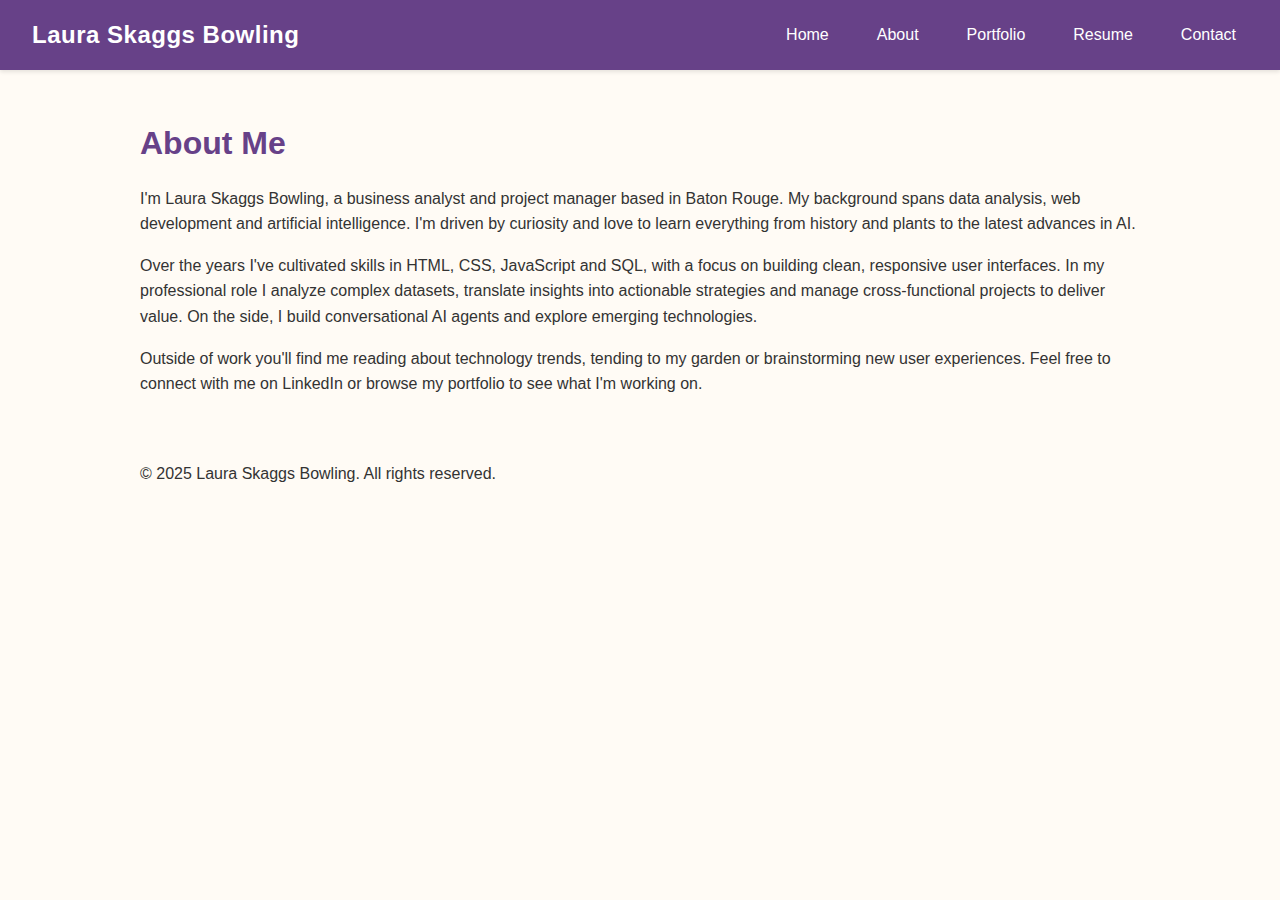
<file: about.html>
<!DOCTYPE html>
<html lang="en">
  <head>
    <meta charset="UTF-8" />
    <meta name="viewport" content="width=device-width, initial-scale=1.0" />
    <title>About | Laura Skaggs Bowling</title>
    <link rel="stylesheet" href="style.css" />
  </head>
  <body>
    <!-- Navigation bar replicated across pages -->
    <nav class="navbar">
      <div class="logo">Laura Skaggs Bowling</div>
      <ul class="nav-links">
        <li><a href="index.html">Home</a></li>
        <li><a href="about.html">About</a></li>
        <li><a href="portfolio.html">Portfolio</a></li>
        <li><a href="resume.html">Resume</a></li>
        <li><a href="contact.html">Contact</a></li>
      </ul>
    </nav>

    <main class="container">
      <h1>About Me</h1>
      <p>
        I'm Laura Skaggs Bowling, a business analyst and project manager based in
        Baton Rouge. My background spans data analysis, web development and
        artificial intelligence. I'm driven by curiosity and love to learn
        everything from history and plants to the latest advances in AI.
      </p>
      <p>
        Over the years I've cultivated skills in HTML, CSS, JavaScript and SQL,
        with a focus on building clean, responsive user interfaces. In my
        professional role I analyze complex datasets, translate insights into
        actionable strategies and manage cross‑functional projects to deliver
        value. On the side, I build conversational AI agents and explore
        emerging technologies.
      </p>
      <p>
        Outside of work you'll find me reading about technology trends, tending
        to my garden or brainstorming new user experiences. Feel free to
        connect with me on LinkedIn or browse my portfolio to see what I'm
        working on.
      </p>
    </main>

    <!-- Footer -->
    <footer class="footer">
      <div class="container">
        <p>&copy; 2025 Laura Skaggs Bowling. All rights reserved.</p>
      </div>
    </footer>
  </body>
</html>
</file>
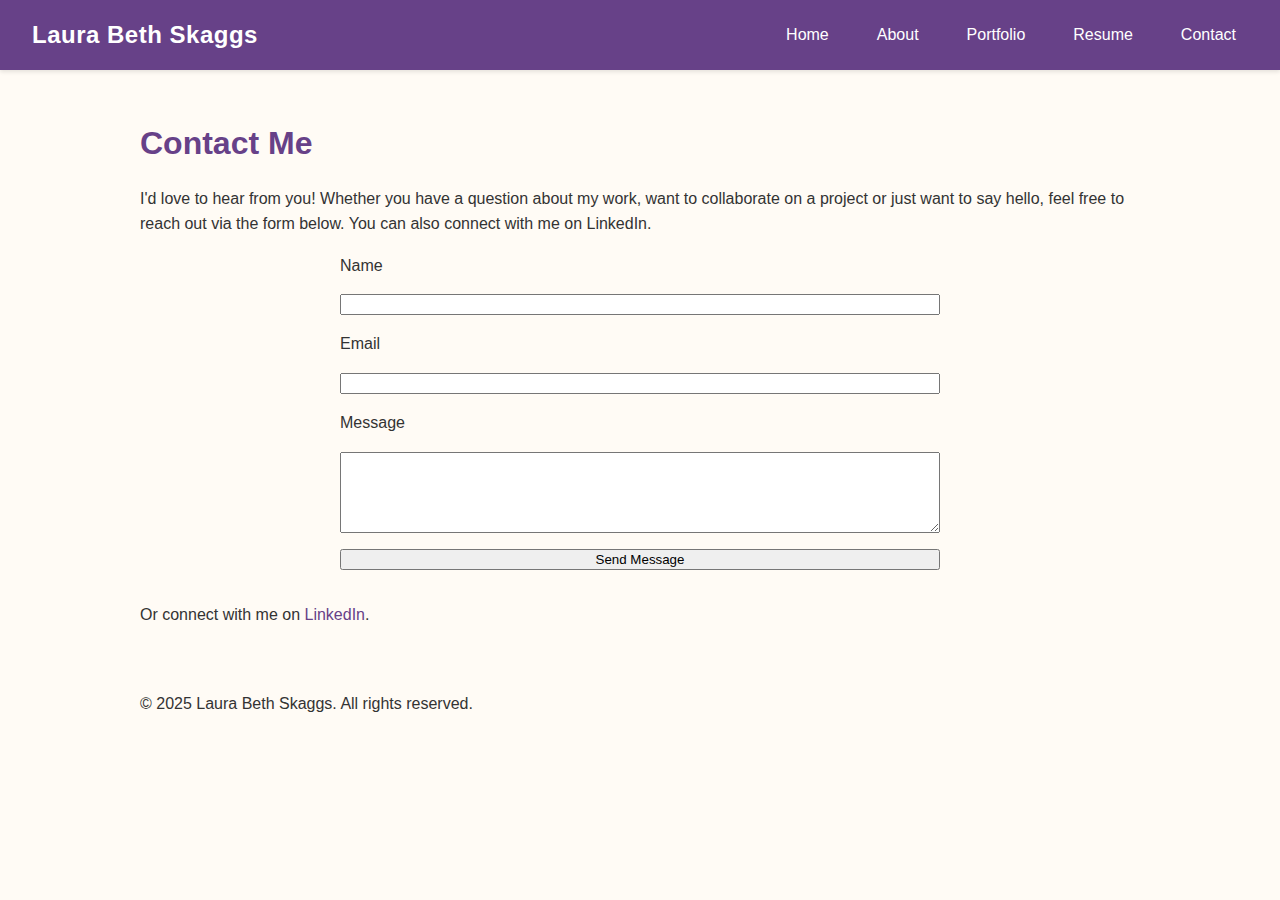
<file: contact.html>
<!DOCTYPE html>
<html lang="en">
  <head>
    <meta charset="UTF-8" />
    <meta name="viewport" content="width=device-width, initial-scale=1.0" />
    <title>Contact | Laura Beth Skaggs</title>
    <link rel="stylesheet" href="style.css" />
  </head>
  <body>
    <!-- Navigation bar -->
    <nav class="navbar">
      <div class="logo">Laura Beth Skaggs</div>
      <ul class="nav-links">
        <li><a href="index.html">Home</a></li>
        <li><a href="about.html">About</a></li>
        <li><a href="portfolio.html">Portfolio</a></li>
        <li><a href="resume.html">Resume</a></li>
        <li><a href="contact.html">Contact</a></li>
      </ul>
    </nav>

    <main class="container">
      <h1>Contact Me</h1>
      <p>
        I'd love to hear from you! Whether you have a question about my work,
        want to collaborate on a project or just want to say hello, feel free
        to reach out via the form below. You can also connect with me on
        LinkedIn.
      </p>

      <form
        class="contact-form"
        action="mailto:your.email@example.com"
        method="post"
        enctype="text/plain"
      >
        <label for="name">Name</label>
        <input type="text" id="name" name="name" required />

        <label for="email">Email</label>
        <input type="email" id="email" name="email" required />

        <label for="message">Message</label>
        <textarea id="message" name="message" rows="5" required></textarea>

        <button type="submit">Send Message</button>
      </form>

      <p style="margin-top: 2rem;">
        Or connect with me on
        <a
          class="link"
          href="https://www.linkedin.com/in/laura-skaggs78/"
          target="_blank"
          >LinkedIn</a
        >.
      </p>
    </main>

    <!-- Footer -->
    <footer class="footer">
      <div class="container">
        <p>&copy; 2025 Laura Beth Skaggs. All rights reserved.</p>
      </div>
    </footer>
  </body>
</html>
</file>
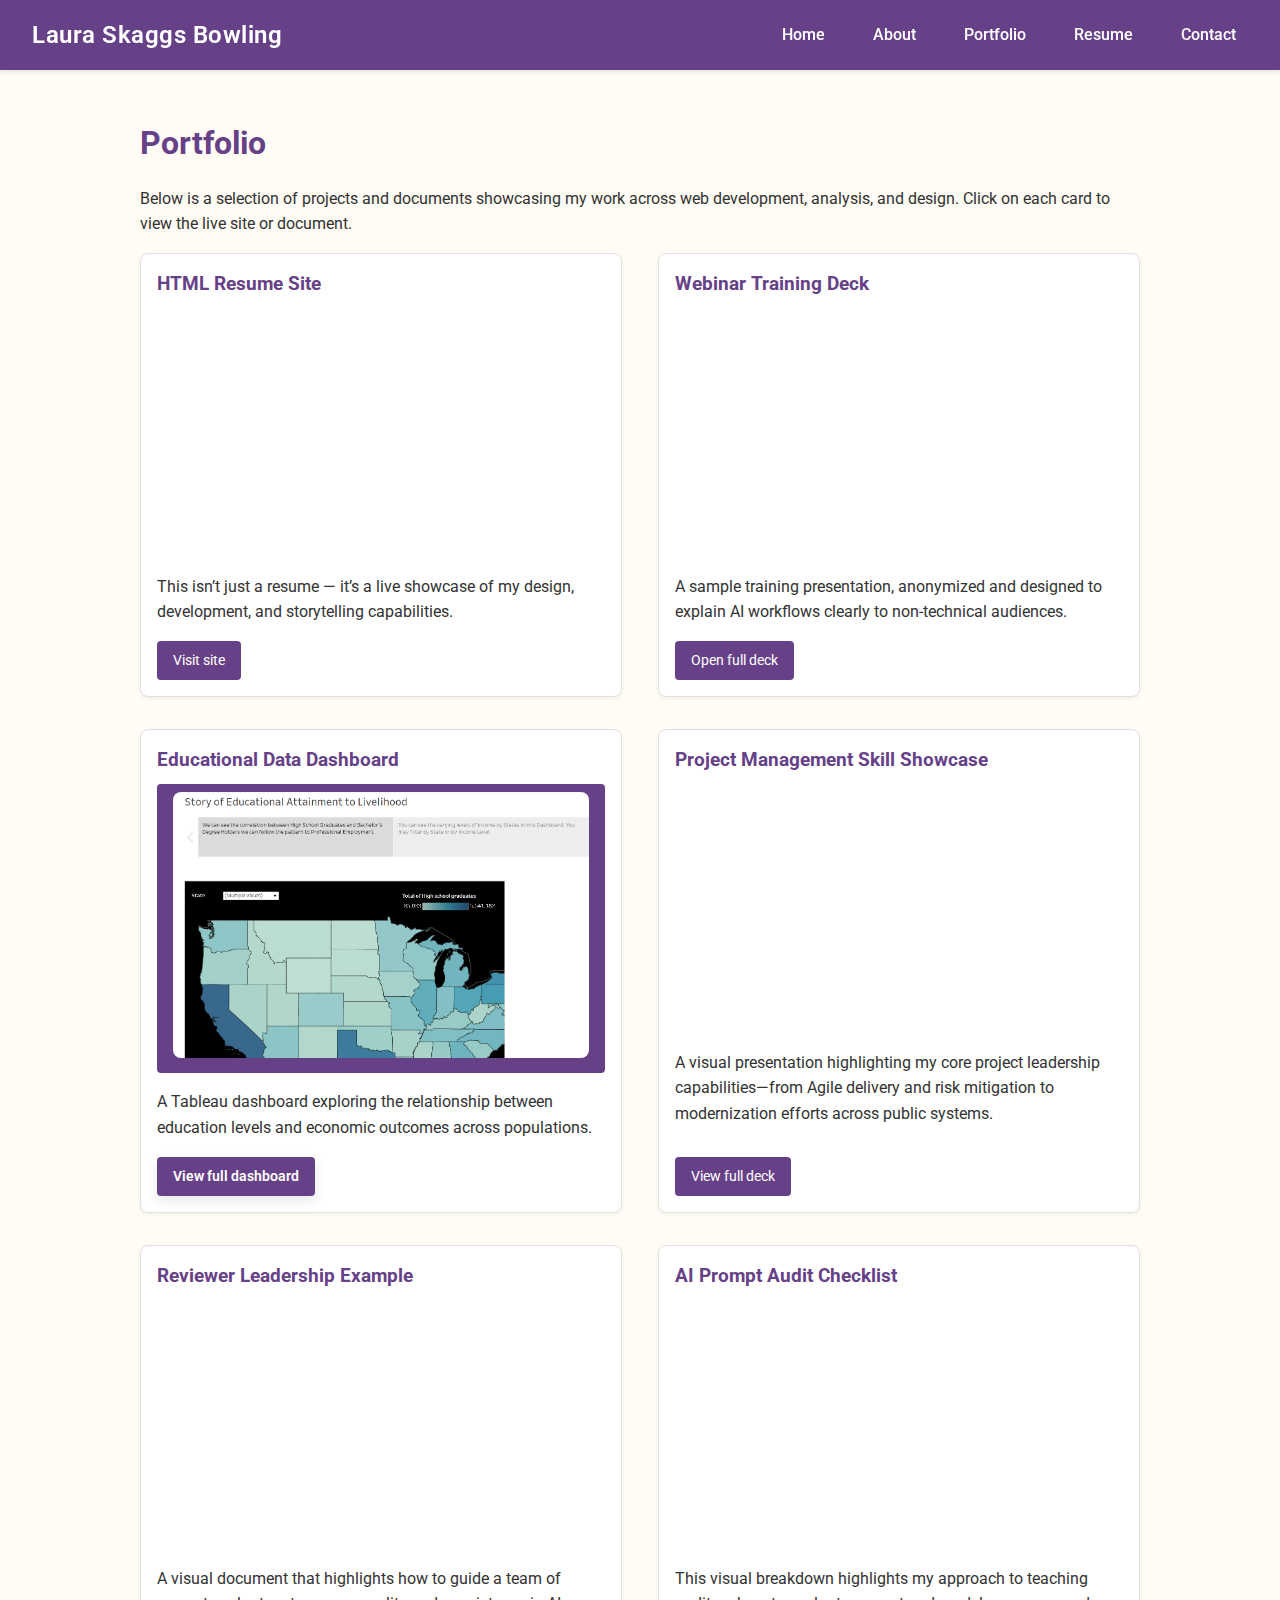
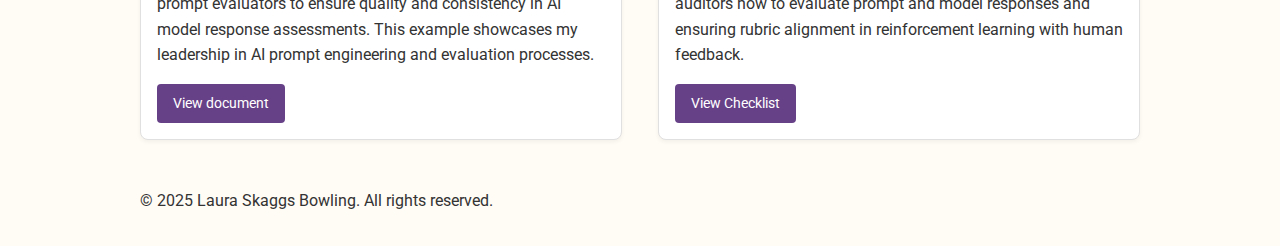
<file: portfolio.html>
<!DOCTYPE html>
<html lang="en">
  <head>
    <meta charset="UTF-8" />
    <meta name="viewport" content="width=device-width, initial-scale=1.0" />
    <title>Portfolio | Laura Skaggs Bowling</title>
    <link rel="stylesheet" href="style.css" />
    <link href="https://fonts.googleapis.com/css?family=Roboto&display=swap" rel="stylesheet" />
  </head>
  <body>
    <!-- Navigation bar -->
    <nav class="navbar">
      <div class="logo">Laura Skaggs Bowling</div>
      <ul class="nav-links">
        <li><a href="index.html">Home</a></li>
        <li><a href="about.html">About</a></li>
        <li><a href="portfolio.html">Portfolio</a></li>
        <li><a href="resume.html">Resume</a></li>
        <li><a href="contact.html">Contact</a></li>
      </ul>
    </nav>

    <!-- Main content -->
    <main class="container">
      <h1>Portfolio</h1>
      <p>
        Below is a selection of projects and documents showcasing my work
        across web development, analysis, and design. Click on each card to
        view the live site or document.
      </p>

      <div class="card-grid">
        <!-- Card 1: Resume Site -->
        <div class="card">
          <div class="card-content">
            <h3>HTML Resume Site</h3>
            <iframe 
              data-src="https://laurabmbaconsulting.neocities.org" 
              sandbox="allow-scripts allow-same-origin"
              width="100%" 
              height="250" 
              frameborder="0" 
              loading="lazy" 
              style="border: none;">
            </iframe>
            <p>
              This isn’t just a resume — it’s a live showcase of my design, development, and storytelling capabilities.
            </p>
            <a href="https://laurabmbaconsulting.neocities.org" target="_blank" rel="noopener noreferrer">Visit site</a>
          </div>
        </div>

        <!-- Card 2: Google Slides Webinar -->
        <div class="card">
          <div class="card-content">
            <h3>Webinar Training Deck</h3>
            <iframe 
              data-src="https://docs.google.com/presentation/d/e/2PACX-1vSa1TZLNI7n01HgCMwEyldK8oNx_NrdQONcSnnP6dHl_OVLOvAM1KlGPqUmhwPUX24nk7B8GwB5SySw/pubembed?start=false&loop=true&delayms=3000" 
              sandbox="allow-scripts allow-same-origin"
              width="100%" 
              height="250" 
              frameborder="0" 
              loading="lazy" 
              allowfullscreen
              tabindex="-1">
            </iframe>
            <p>
              A sample training presentation, anonymized and designed to explain AI workflows clearly to non-technical audiences.
            </p>
            <a href="https://docs.google.com/presentation/d/1OOLD6mqFvSe86_cTrAHBaYRpg0Upj6UlnNpC_Uw6G8s/preview" target="_blank" rel="noopener noreferrer">Open full deck</a>
          </div>
        </div>

        <!-- Card 3: Tableau Dashboard -->
<!-- Card 3: Tableau Dashboard -->
<div class="card">
  <div class="card-content">
    <h3>Educational Data Dashboard</h3>
    <a href="https://public.tableau.com/views/EducationalAttainment_17094034876140/StoryofEducationalAttainmenttoLivelihood" target="_blank" rel="noopener noreferrer">
      <img 
        src="assets/tableauscreen.png" 
        alt="Educational Data Dashboard Preview" 
        style="width: 100%; height: auto; border-radius: 8px;" />
    </a>
    <p>
      A Tableau dashboard exploring the relationship between education levels and economic outcomes across populations.
    </p>
    <a href="https://public.tableau.com/views/EducationalAttainment_17094034876140/StoryofEducationalAttainmenttoLivelihood" 
       target="_blank" 
       class="button"
       rel="noopener noreferrer">
       View full dashboard
    </a>
  </div>
</div>

    <!-- Card 4: Project Management -->
<div class="card">
  <div class="card-content">
    <h3>Project Management Skill Showcase</h3>
    <iframe 
      data-src="https://www.canva.com/design/DAF5-p6kpd0/WOqTKULAhggAmCuQbk_cFA/view?embed" 
      sandbox="allow-scripts allow-same-origin allow-popups" 
      width="100%" 
      height="250" 
      frameborder="0" 
      loading="lazy" 
      style="border: none;">
    </iframe>
    <p>
     A visual presentation highlighting my core project leadership capabilities—from Agile delivery and risk mitigation to modernization efforts across public systems. </p>
    <a href="https://www.canva.com/design/DAF5-p6kpd0/WOqTKULAhggAmCuQbk_cFA/view" target="_blank" rel="noopener noreferrer">View full deck</a>
  </div>
</div>

<!-- Card 5: AI Reviewer Leadership -->
<div class="card">
  <div class="card-content">
    <h3>Reviewer Leadership Example</h3>
    <iframe 
      data-src="https://www.canva.com/design/DAGTS1Pqs0c/1AyQ3vVGLbYK6iWSZC7bAA/view?embed" 
      sandbox="allow-scripts allow-same-origin allow-popups" 
      width="100%" 
      height="250" 
      frameborder="0" 
      loading="lazy" 
      style="border: none;">
    </iframe>
    <p>
      A visual document that highlights how to guide a team of prompt evaluators to ensure quality and consistency in AI model response assessments. This example showcases my leadership in AI prompt engineering and evaluation processes.
    </p>
    <a href="https://www.canva.com/design/DAGTS1Pqs0c/1AyQ3vVGLbYK6iWSZC7bAA/view" target="_blank" rel="noopener noreferrer">View document</a>
  </div>
</div>

<!-- Card 6: AI Prompt Engineering Highlights -->
<div class="card">
  <div class="card-content">
    <h3>AI Prompt Audit Checklist</h3>
    <iframe 
      data-src="https://www.canva.com/design/DAGssk1gSTg/RugvrEW6VVbHuYI-dQW0fg/view?embed" 
      sandbox="allow-scripts allow-same-origin allow-popups" 
      width="100%" 
      height="250" 
      frameborder="0" 
      loading="lazy" 
      style="border: none;">
    </iframe>
    <p>
      This visual breakdown highlights my approach to teaching auditors how to evaluate prompt and model responses and ensuring rubric alignment in reinforcement learning with human feedback.
    </p>
    <a href="https://www.canva.com/design/DAGssk1gSTg/RugvrEW6VVbHuYI-dQW0fg/view" target="_blank" rel="noopener noreferrer">View Checklist</a>
  </div>
</div>

    </main>

    <!-- Footer -->
    <footer class="footer">
      <div class="container">
        <p>&copy; 2025 Laura Skaggs Bowling. All rights reserved.</p>
      </div>
    </footer>

    <!-- Scroll fix -->
  <script>
  document.addEventListener('DOMContentLoaded', () => {
    setTimeout(() => {
      const lazyFrames = document.querySelectorAll('iframe[data-src]');
      lazyFrames.forEach(iframe => {
        iframe.setAttribute('src', iframe.getAttribute('data-src'));
      });
    }, 1000); // delay 0.5s
  });
</script>
  </body>
</html>
</file>
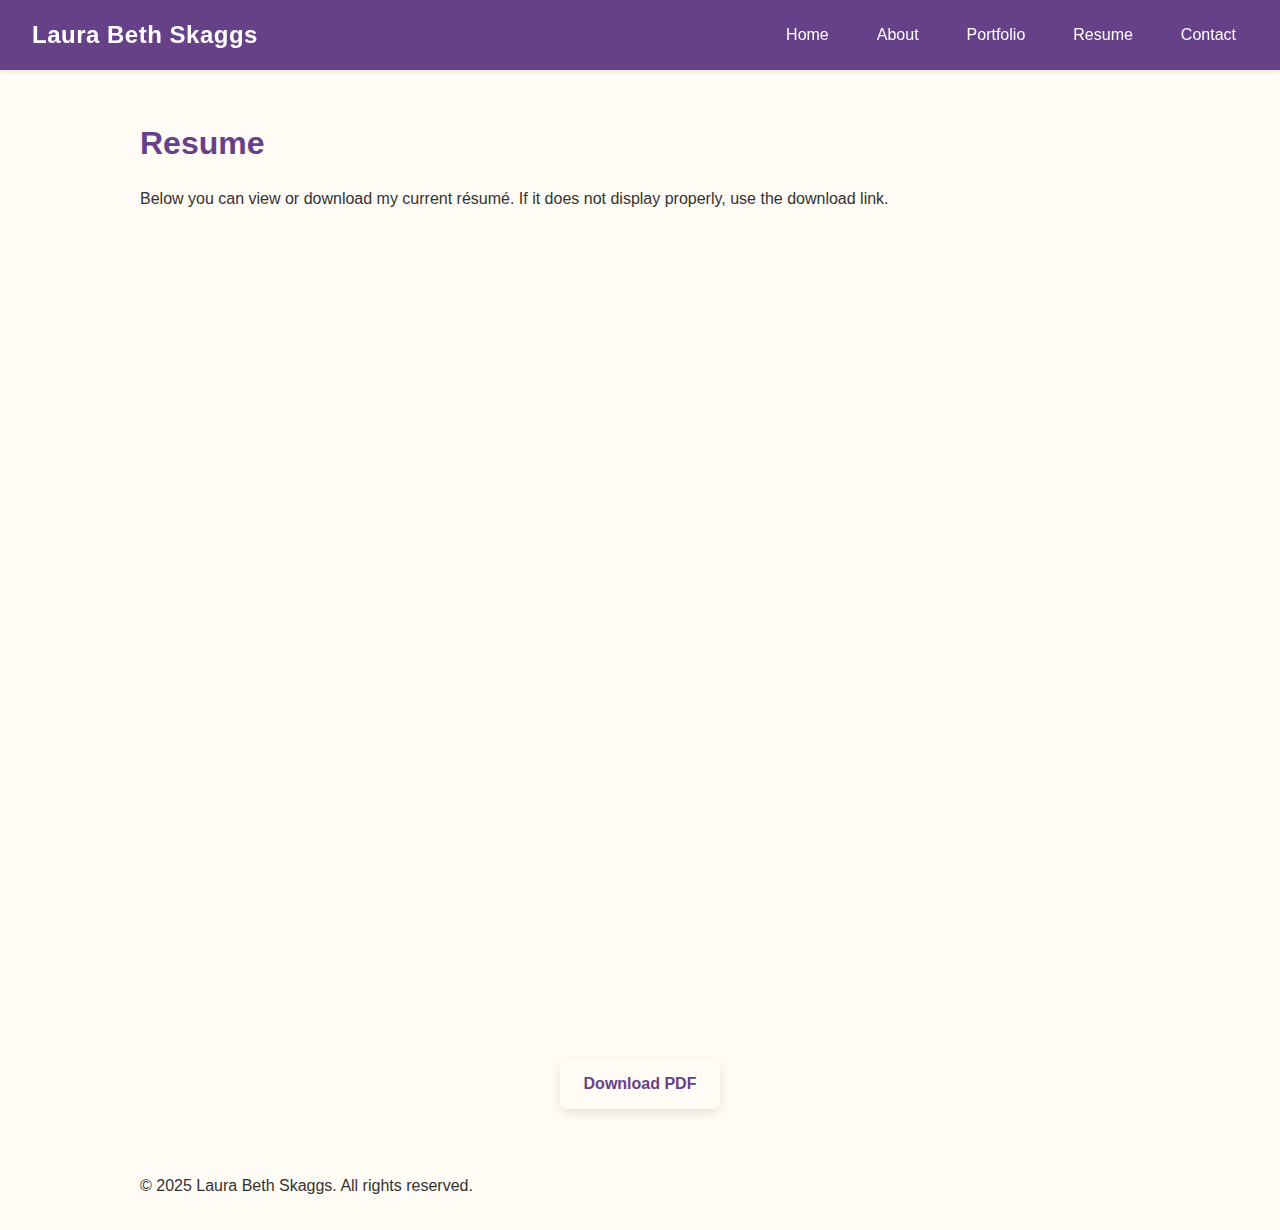
<file: resume.html>
<!DOCTYPE html>
<html lang="en">
  <head>
    <meta charset="UTF-8" />
    <meta name="viewport" content="width=device-width, initial-scale=1.0" />
    <title>Resume | Laura Beth Skaggs</title>
    <link rel="stylesheet" href="style.css" />
  </head>
  <body>
    <!-- Navigation bar -->
    <nav class="navbar">
      <div class="logo">Laura Beth Skaggs</div>
      <ul class="nav-links">
        <li><a href="index.html">Home</a></li>
        <li><a href="about.html">About</a></li>
        <li><a href="portfolio.html">Portfolio</a></li>
        <li><a href="resume.html">Resume</a></li>
        <li><a href="contact.html">Contact</a></li>
      </ul>
    </nav>

    <main class="container">
      <h1>Resume</h1>
      <p>
        Below you can view or download my current résumé. If it does not display
        properly, use the download link.
      </p>
      <div class="resume-container">
        <!-- Embed the PDF resume. Replace assets/resume.pdf with your actual file. -->
        <iframe src="assets/resume.pdf" title="Laura Beth Skaggs Resume"></iframe>
        <p>
          <a class="button" href="assets/resume.pdf" download
            >Download PDF</a
          >
        </p>
      </div>
    </main>

    <!-- Footer -->
    <footer class="footer">
      <div class="container">
        <p>&copy; 2025 Laura Beth Skaggs. All rights reserved.</p>
      </div>
    </footer>
  </body>
</html>
</file>
<file: style.css>
/* Global styles for Laura Skaggs Bowling’s GitHub Pages portfolio */
body {
  margin: 0;
  padding: 0;
  font-family: "Inter", -apple-system, BlinkMacSystemFont, "Segoe UI", Roboto, sans-serif;
  line-height: 1.6;
  color: #333;
  background-color: #FFFBF5;
  scroll-behavior: smooth;
  overflow-x: hidden;
}

.container {
  width: 90%;
  max-width: 1000px;
  margin: 0 auto;
  padding: 1rem 0;
}

/* Navigation bar */
.navbar {
  background-color: #674188;
  color: #ffffff;
  display: flex;
  justify-content: space-between;
  align-items: center;
  padding: 1rem 2rem;
  position: sticky;
  top: 0;
  z-index: 1000;
  box-shadow: 0 2px 4px rgba(0, 0, 0, 0.1);
}

.navbar .logo {
  font-size: 1.5rem;
  font-weight: 600;
  letter-spacing: 0.5px;
}

.navbar .nav-links {
  list-style: none;
  display: flex;
  margin: 0;
  padding: 0;
}

.navbar .nav-links li {
  margin-left: 1.5rem;
}

.navbar .nav-links a {
  color: #ffffff;
  text-decoration: none;
  font-weight: 500;
  padding: 0.5rem 0.75rem;
  border-radius: 4px;
  transition: background-color 0.2s ease, color 0.2s ease;
}

.navbar .nav-links a:hover {
  background-color: rgba(255, 255, 255, 0.15);
}

/* Hero */
.hero {
  background-color: #F7EFE5;
  padding: 4rem 0;
  text-align: center;
}

.hero h1 {
  font-size: 2.5rem;
  margin-bottom: 0.5rem;
  color: #674188;
}

.hero p {
  font-size: 1.25rem;
  margin-bottom: 1.5rem;
  max-width: 600px;
  margin-left: auto;
  margin-right: auto;
}

/* Enhanced Hero (gradient) */
.hero-enhanced {
  position: relative;
  background: linear-gradient(135deg, #C3ACD0, #674188);
  color: #fff;
  padding: 6rem 0;
  text-align: center;
  overflow: hidden;
}

.hero-enhanced .hero-overlay {
  position: absolute;
  top: 0; left: 0;
  width: 100%; height: 100%;
  background: rgba(0, 0, 0, 0.1);
  z-index: 1;
}

.hero-enhanced .hero-content {
  position: relative;
  z-index: 2;
  animation: fadeInUp 1s ease forwards;
}

.hero-enhanced h1 {
  font-size: 3rem;
  margin-bottom: 1rem;
  font-weight: 600;
  color: #FFFBF5;
  text-shadow: 0 2px 6px rgba(0, 0, 0, 0.3);
}

.hero-enhanced h1 span {
  color: #F7EFE5;
}

.hero-enhanced p {
  font-size: 1.25rem;
  color: #FFFBF5;
  max-width: 700px;
  margin: 0.5rem auto 1.5rem;
  line-height: 1.6;
}

@keyframes fadeInUp {
  from { opacity: 0; transform: translateY(30px); }
  to { opacity: 1; transform: translateY(0); }
}

/* Buttons */
.button {
  display: inline-block;
  background: #FFFBF5;
  color: #674188;
  font-weight: 600;
  padding: 0.75rem 1.5rem;
  border: none;
  border-radius: 6px;
  cursor: pointer;
  transition: background 0.3s ease, color 0.3s ease;
  box-shadow: 0 4px 12px rgba(0,0,0,0.1);
  text-decoration: none;
}

.button:hover {
  background: #C3ACD0;
  color: #fff;
}

/* Section headings */
h1, h2, h3 {
  color: #674188;
  margin-top: 2rem;
  margin-bottom: 1rem;
}

/* About Preview */
.about-preview {
  background-color: #F7EFE5;
  padding: 3rem 0;
  text-align: center;
}

.about-preview p {
  max-width: 700px;
  margin: 0 auto 1rem;
}

.link {
  color: #674188;
  text-decoration: none;
  font-weight: 500;
}

.link:hover {
  text-decoration: underline;
}

/* Cards */
.card-grid {
  display: flex;
  flex-wrap: wrap;
  justify-content: space-between;
  gap: 2rem;
}

.card {
  flex: 0 0 48%; /* two cards per row with spacing */
  background-color: #ffffff;
  border: 1px solid #e0e0e0;
  border-radius: 8px;
  box-shadow: 0 2px 4px rgba(0, 0, 0, 0.05);
  display: flex;
  flex-direction: column;
}

.card iframe {
  width: 100%;
  height: 250px;
  border: none;
}

/* Remove focus outline on iframe */
iframe:focus {
  outline: none;
}

.card img {
  width: 100%;
  height: 180px;
  object-fit: cover;
}

.card-content {
  padding: 1rem;
  flex-grow: 1;
  display: flex;
  flex-direction: column;
}

.card-content h3 {
  margin-top: 0;
  margin-bottom: 0.5rem;
  color: #674188;
}

.card-content p {
  flex-grow: 1;
  margin-bottom: 1rem;
}

.card-content a {
  align-self: flex-start;
  background-color: #674188;
  color: #ffffff;
  padding: 0.5rem 1rem;
  border-radius: 4px;
  text-decoration: none;
  font-size: 0.9rem;
  transition: background-color 0.3s ease;
}

.card-content a:hover {
  background-color: #C3ACD0;
  color: #fff;
}

/* Resume */
.resume-container {
  margin-top: 2rem;
  display: flex;
  flex-direction: column;
  align-items: center;
}

.resume-container iframe {
  width: 100%;
  height: 800px;
  border: none;
}

/* Contact Form */
.contact-form {
  max-width: 600px;
  margin: 0 auto;
  display: flex;
  flex-direction: column;
  gap: 1rem;
}
</file>
